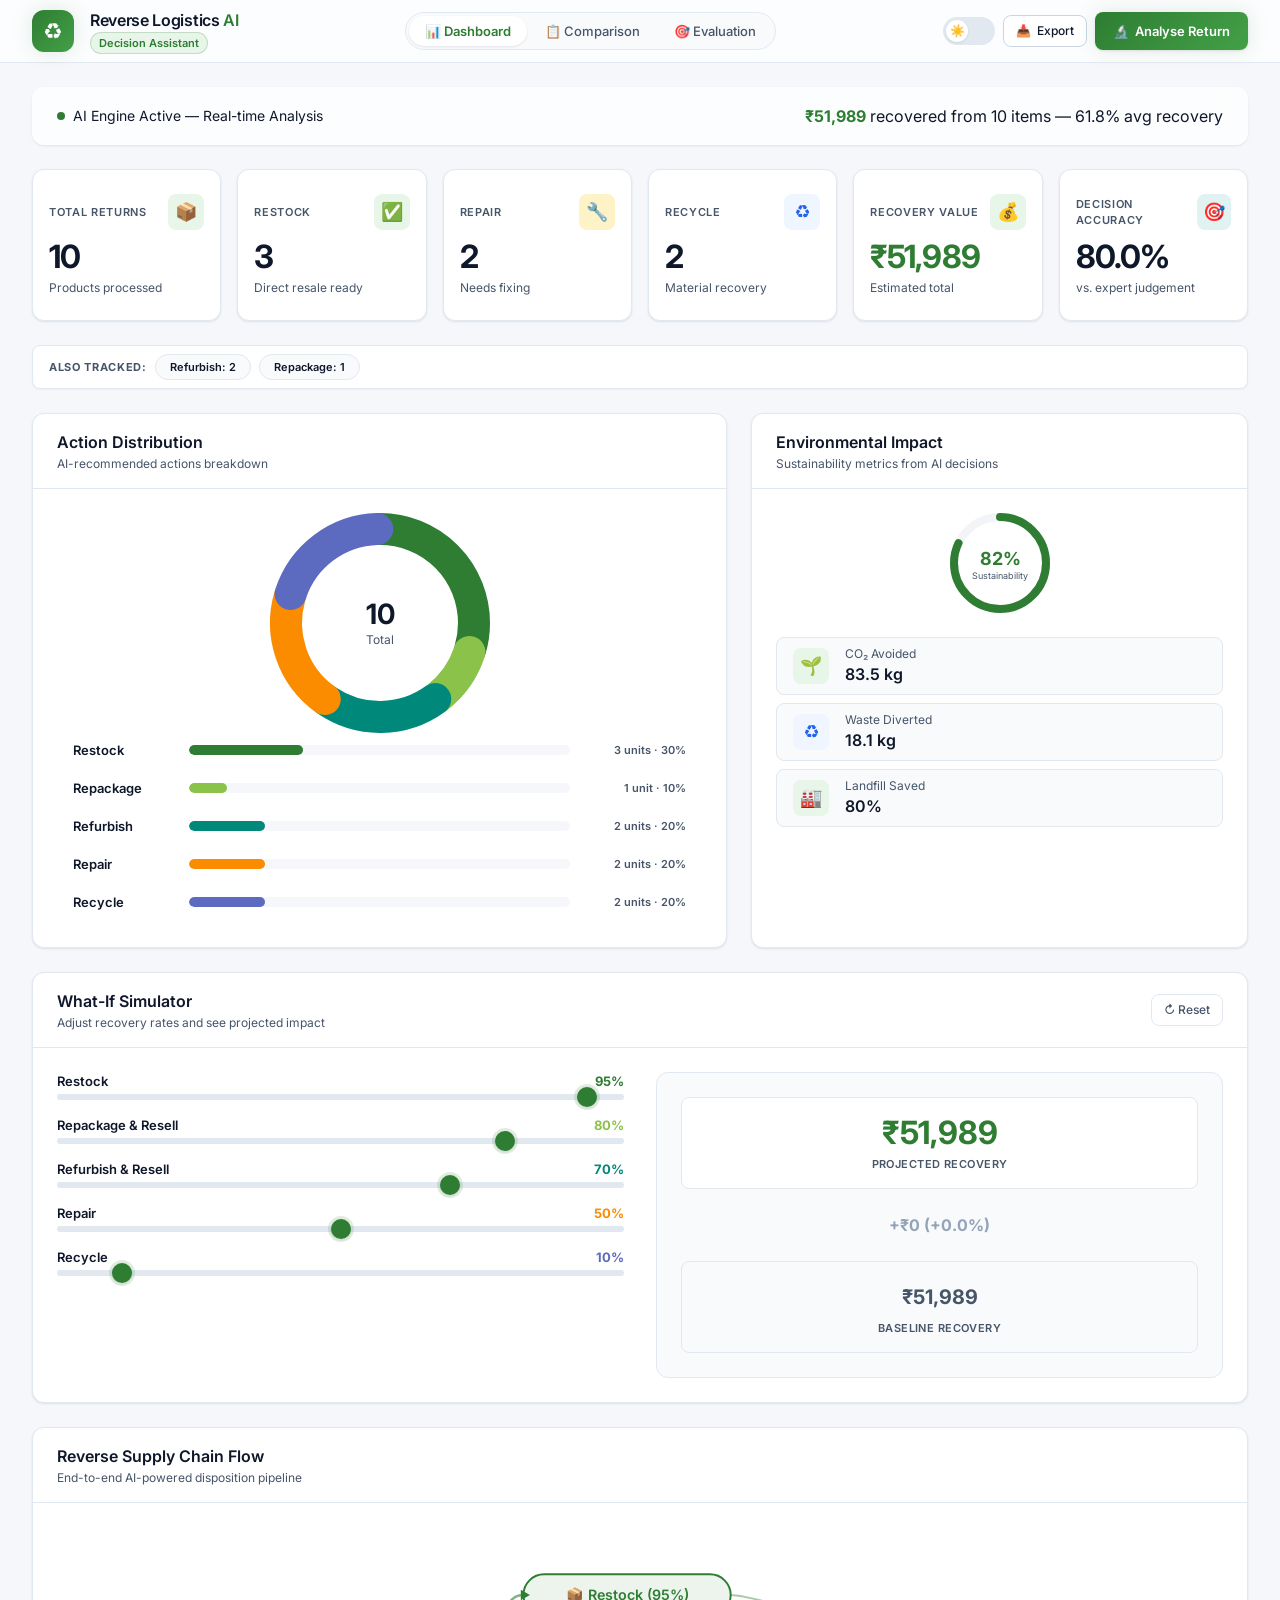
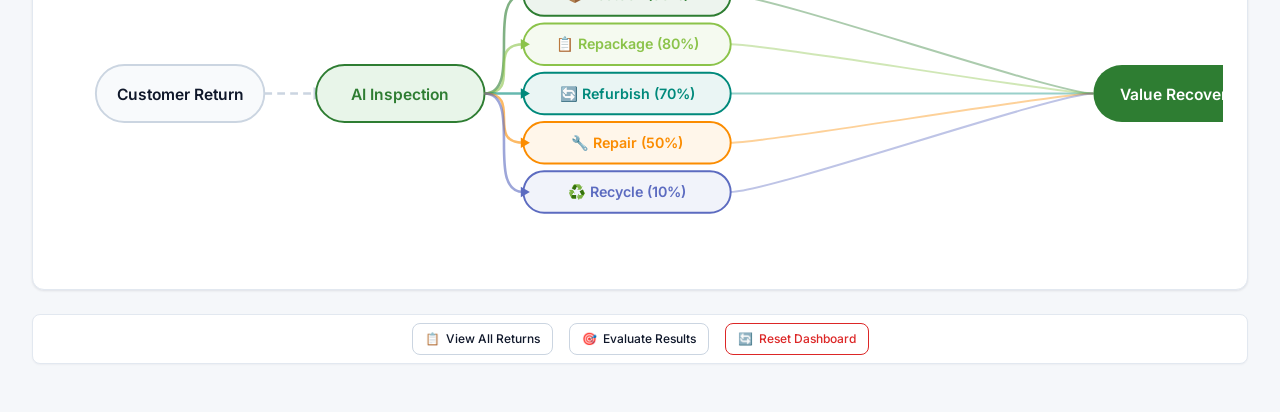
<file: index.html>
<!DOCTYPE html>
<html lang="en">
<head>
  <meta charset="UTF-8">
  <meta http-equiv="refresh" content="0; url=reverse-logistics-ai/index.html">
  <title>Redirecting to AI Reverse Logistics Decision Assistant...</title>
  <script>
    window.location.href = "reverse-logistics-ai/index.html";
  </script>
</head>
<body>
  <p>Redirecting to <a href="reverse-logistics-ai/index.html">AI Reverse Logistics Decision Assistant</a>...</p>
</body>
</html>
</file>
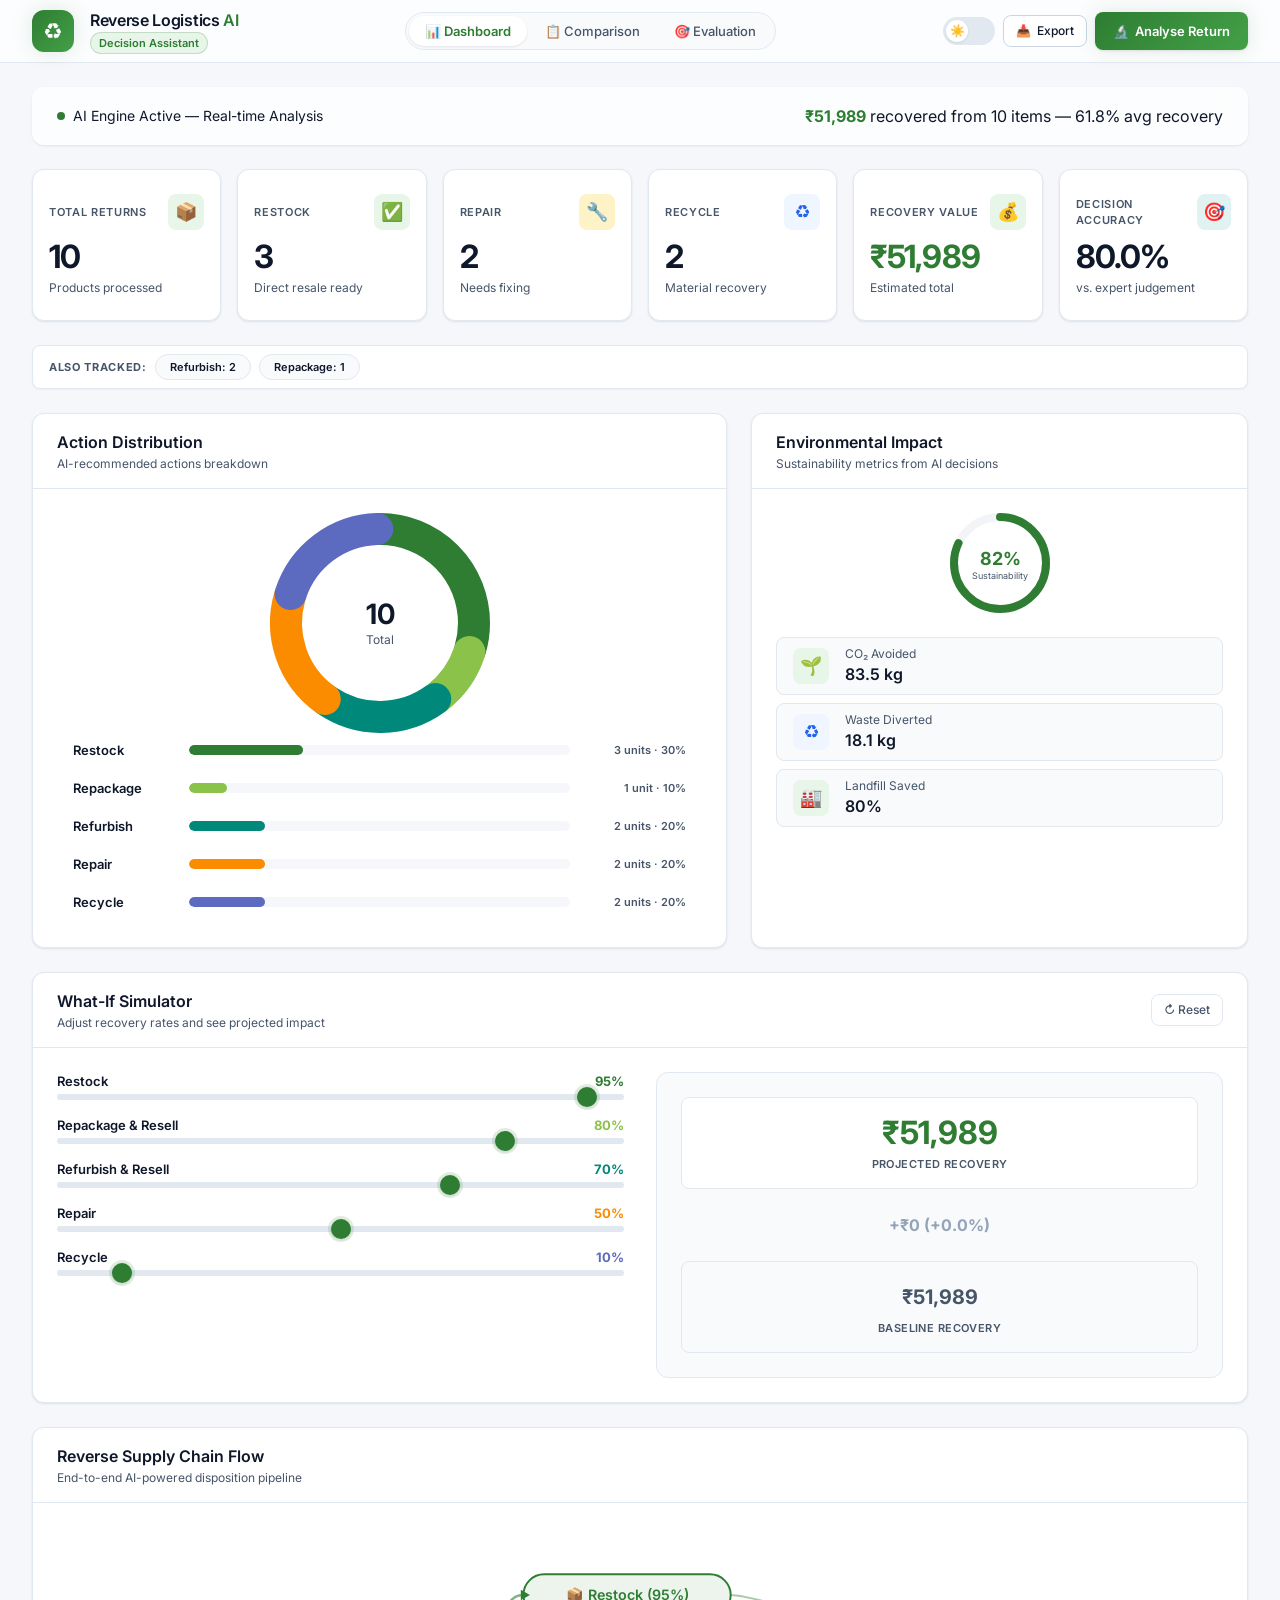
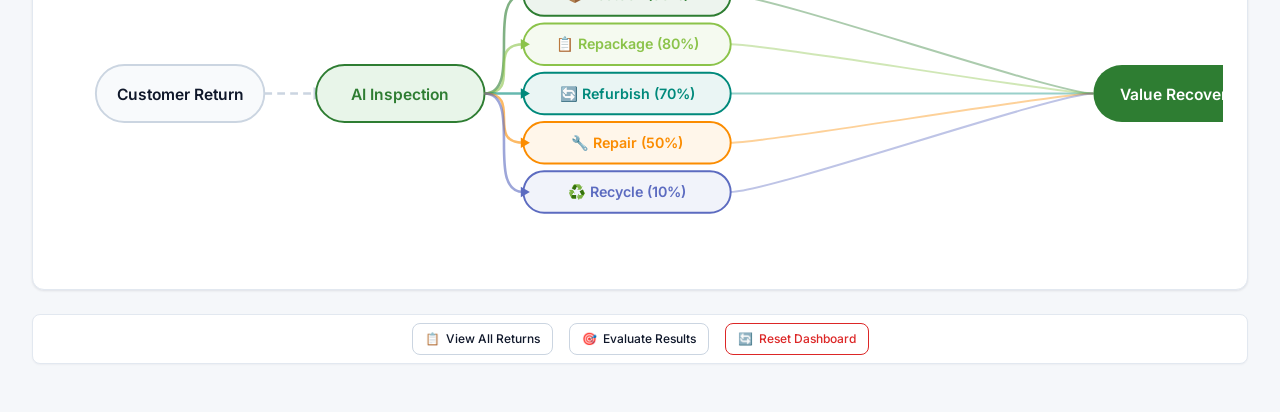
<file: reverse-logistics-ai/index.html>
<!DOCTYPE html>
<html lang="en">
<head>
  <meta charset="UTF-8" />
  <meta name="viewport" content="width=device-width, initial-scale=1.0" />
  <meta name="description" content="AI Reverse Logistics Decision Assistant — MBA Operations Management Project" />
  <title>AI Reverse Logistics Decision Assistant</title>

  <!-- Preconnect for Google Fonts -->
  <link rel="preconnect" href="https://fonts.googleapis.com" />
  <link rel="preconnect" href="https://fonts.gstatic.com" crossorigin />

  <!-- Stylesheet -->
  <link rel="stylesheet" href="css/styles.css" />

  <!-- Favicon (inline SVG) -->
  <link rel="icon" href="data:image/svg+xml,<svg xmlns='http://www.w3.org/2000/svg' viewBox='0 0 100 100'><text y='.9em' font-size='80'>♻️</text></svg>" />
</head>
<body>

  <!-- Skip to main content (accessibility) -->
  <a href="#main" class="skip-link">Skip to main content</a>

  <!-- ============================================================
       TOP NAVIGATION
       ============================================================ -->
  <header class="top-nav" role="banner">
    <div class="nav-brand">
      <div class="nav-brand-icon" aria-hidden="true">♻️</div>
      <div class="nav-brand-text">
        <h1>Reverse Logistics <span style="color:var(--color-primary)">AI</span></h1>
        <span class="nav-brand-badge">Decision Assistant</span>
      </div>
    </div>

    <nav class="nav-tabs" role="tablist" aria-label="Main navigation">
      <button class="nav-tab active" data-section="dashboard" role="tab" aria-selected="true">
        <span aria-hidden="true">📊</span> Dashboard
      </button>
      <button class="nav-tab" data-section="comparison" role="tab" aria-selected="false">
        <span aria-hidden="true">📋</span> Comparison
      </button>
      <button class="nav-tab" data-section="evaluation" role="tab" aria-selected="false">
        <span aria-hidden="true">🎯</span> Evaluation
      </button>
    </nav>

    <div class="nav-actions">
      <!-- Dark Mode Toggle -->
      <button class="theme-toggle" id="theme-toggle" aria-label="Toggle dark mode" title="Toggle dark mode">
        <span class="theme-toggle-knob">☀️</span>
      </button>

      <!-- Export CSV -->
      <button class="btn btn-secondary btn-sm" id="btn-export" title="Export CSV (Ctrl+E)">
        <span aria-hidden="true">📥</span> Export
      </button>

      <!-- Analyse Return (primary CTA) -->
      <button class="btn btn-primary" id="btn-analyse" title="Analyse a return (Ctrl+N)">
        <span aria-hidden="true">🔬</span> Analyse Return
      </button>
    </div>
  </header>

  <!-- ============================================================
       MAIN CONTENT
       ============================================================ -->
  <main class="main-content" id="main">

    <!-- ==========================================================
         SECTION: DASHBOARD
         ========================================================== -->
    <section class="section active" id="section-dashboard" aria-label="Dashboard">

      <!-- Hero Strip -->
      <div class="hero-strip scroll-animate">
        <div class="hero-status">
          <span class="pulse-dot"></span>
          <span>AI Engine Active — Real-time Analysis</span>
        </div>
        <div class="hero-callout" id="hero-recovery">₹0 <span>recovered from 0 items — 0.0% avg recovery</span></div>
      </div>

      <!-- KPI Cards -->
      <div class="kpi-grid scroll-animate">
        <!-- Total Returns -->
        <div class="kpi-card stagger">
          <div class="kpi-card-header">
            <span class="kpi-card-label">Total Returns</span>
            <span class="kpi-card-icon green" aria-hidden="true">📦</span>
          </div>
          <div class="kpi-card-value tabular-nums" id="kpi-total">0</div>
          <div class="kpi-card-sub">Products processed</div>
        </div>

        <!-- Restock -->
        <div class="kpi-card stagger">
          <div class="kpi-card-header">
            <span class="kpi-card-label">Restock</span>
            <span class="kpi-card-icon green" aria-hidden="true">✅</span>
          </div>
          <div class="kpi-card-value tabular-nums" id="kpi-restock">0</div>
          <div class="kpi-card-sub">Direct resale ready</div>
        </div>

        <!-- Repair -->
        <div class="kpi-card stagger">
          <div class="kpi-card-header">
            <span class="kpi-card-label">Repair</span>
            <span class="kpi-card-icon amber" aria-hidden="true">🔧</span>
          </div>
          <div class="kpi-card-value tabular-nums" id="kpi-repair">0</div>
          <div class="kpi-card-sub">Needs fixing</div>
        </div>

        <!-- Recycle -->
        <div class="kpi-card stagger">
          <div class="kpi-card-header">
            <span class="kpi-card-label">Recycle</span>
            <span class="kpi-card-icon blue" aria-hidden="true">♻️</span>
          </div>
          <div class="kpi-card-value tabular-nums" id="kpi-recycle">0</div>
          <div class="kpi-card-sub">Material recovery</div>
        </div>

        <!-- Total Recovery Value -->
        <div class="kpi-card stagger">
          <div class="kpi-card-header">
            <span class="kpi-card-label">Recovery Value</span>
            <span class="kpi-card-icon green" aria-hidden="true">💰</span>
          </div>
          <div class="kpi-card-value tabular-nums highlight" id="kpi-recovery">₹0</div>
          <div class="kpi-card-sub">Estimated total</div>
        </div>

        <!-- Decision Accuracy -->
        <div class="kpi-card stagger">
          <div class="kpi-card-header">
            <span class="kpi-card-label">Decision Accuracy</span>
            <span class="kpi-card-icon teal" aria-hidden="true">🎯</span>
          </div>
          <div class="kpi-card-value tabular-nums" id="kpi-accuracy">—</div>
          <div class="kpi-card-sub">vs. expert judgement</div>
        </div>
      </div>

      <!-- Secondary Strip: Refurbish & Repackage Counts -->
      <div class="secondary-strip scroll-animate">
        <span class="secondary-strip-label">Also tracked:</span>
        <span class="pill stagger" id="pill-refurbish">Refurbish: 0</span>
        <span class="pill stagger" id="pill-repackage">Repackage: 0</span>
      </div>

      <!-- Dashboard Grid: Charts + Environmental + Simulator -->
      <div class="section-grid scroll-animate">

        <!-- Action Distribution (Donut Chart) -->
        <div class="card stagger">
          <div class="card-header">
            <div class="card-header-left">
              <h2>Action Distribution</h2>
              <p>AI-recommended actions breakdown</p>
            </div>
          </div>
          <div class="card-body">
            <div class="donut-wrapper">
              <div class="donut-container" id="donut-chart"></div>
            </div>
            <div id="dist-rows"></div>
          </div>
        </div>

        <!-- Environmental Impact -->
        <div class="card stagger">
          <div class="card-header">
            <div class="card-header-left">
              <h2>Environmental Impact</h2>
              <p>Sustainability metrics from AI decisions</p>
            </div>
          </div>
          <div class="card-body env-card-body">
            <div class="env-ring-container" id="env-ring"></div>
            <div class="env-metrics" id="env-metrics">
              <div class="env-metric-row">
                <div class="env-metric-icon" style="background:#E8F5E9;color:#2E7D32">🌱</div>
                <div class="env-metric-text">
                  <div class="label">CO₂ Avoided</div>
                  <div class="value">0.0 kg</div>
                </div>
              </div>
            </div>
          </div>
        </div>
      </div>

      <!-- What-If Simulator -->
      <div class="card scroll-animate" style="margin-top:var(--space-lg)">
        <div class="card-header">
          <div class="card-header-left">
            <h2>What-If Simulator</h2>
            <p>Adjust recovery rates and see projected impact</p>
          </div>
          <button class="btn btn-ghost btn-sm" id="sim-reset">↻ Reset</button>
        </div>
        <div class="card-body">
          <div class="simulator-grid">
            <div class="simulator-sliders" id="sim-sliders"></div>
            <div class="simulator-preview" id="sim-preview"></div>
          </div>
        </div>
      </div>

      <!-- Supply Chain Flow Diagram -->
      <div class="card scroll-animate" style="margin-top:var(--space-lg)">
        <div class="card-header">
          <div class="card-header-left">
            <h2>Reverse Supply Chain Flow</h2>
            <p>End-to-end AI-powered disposition pipeline</p>
          </div>
        </div>
        <div class="card-body">
          <div class="flow-container" id="flow-diagram"></div>
        </div>
      </div>

      <!-- Quick Actions Bar -->
      <div class="secondary-strip scroll-animate" style="margin-top:var(--space-lg);justify-content:center;gap:var(--space-md)">
        <button class="btn btn-secondary btn-sm" id="btn-view-all">
          <span aria-hidden="true">📋</span> View All Returns
        </button>
        <button class="btn btn-secondary btn-sm" id="btn-evaluate">
          <span aria-hidden="true">🎯</span> Evaluate Results
        </button>
        <button class="btn btn-danger btn-sm" id="btn-reset">
          <span aria-hidden="true">🔄</span> Reset Dashboard
        </button>
      </div>
    </section>

    <!-- ==========================================================
         SECTION: COMPARISON TABLE
         ========================================================== -->
    <section class="section" id="section-comparison" aria-label="Comparison Table">
      <div class="card">
        <div class="card-header">
          <div class="card-header-left">
            <h2>Returns Comparison Table</h2>
            <p>AI recommendations vs. expert judgement</p>
          </div>
          <button class="btn btn-primary btn-sm" id="btn-add" title="Add Return">
            <span aria-hidden="true">➕</span> Add Return
          </button>
        </div>
        <div class="card-body">
          <!-- Table Controls -->
          <div class="table-controls">
            <input type="text"
                   class="search-box"
                   id="search-box"
                   placeholder="🔍  Search by ID, product, or action…"
                   aria-label="Search returns" />
            <select id="filter-action" class="form-control" aria-label="Filter by action" style="max-width:220px">
              <option value="all">All Actions</option>
              <option value="Restock">Restock</option>
              <option value="Repackage and Resell">Repackage and Resell</option>
              <option value="Refurbish and Resell">Refurbish and Resell</option>
              <option value="Repair">Repair</option>
              <option value="Recycle">Recycle</option>
            </select>
          </div>

          <!-- Data Table -->
          <div style="overflow-x:auto">
            <table class="data-table" role="table">
              <thead>
                <tr>
                  <th scope="col">Return ID</th>
                  <th scope="col">Product</th>
                  <th scope="col">AI Recommendation</th>
                  <th scope="col">Known Answer</th>
                  <th scope="col">Recovery Value</th>
                  <th scope="col">Match Status</th>
                  <th scope="col">Confidence</th>
                  <th scope="col" style="text-align:center">Action</th>
                </tr>
              </thead>
              <tbody id="table-body">
                <tr><td colspan="8" class="empty-state"><p>Loading records…</p></td></tr>
              </tbody>
            </table>
          </div>
        </div>
      </div>
    </section>

    <!-- ==========================================================
         SECTION: EVALUATION
         ========================================================== -->
    <section class="section" id="section-evaluation" aria-label="Evaluation Summary">
      <div class="card">
        <div class="card-header">
          <div class="card-header-left">
            <h2>Evaluation Summary</h2>
            <p>How well does the AI match expert decisions?</p>
          </div>
        </div>
        <div class="card-body">
          <div class="eval-summary visible" id="evaluation-section">
            <!-- Metrics Row -->
            <div class="eval-header-metrics">
              <div class="eval-metric-card">
                <div class="metric-value" id="eval-accuracy" style="color:var(--color-primary)">0.0%</div>
                <div class="metric-label">Accuracy</div>
              </div>
              <div class="eval-metric-card">
                <div class="metric-value" id="eval-correct" style="color:var(--color-success)">0</div>
                <div class="metric-label">Correct</div>
              </div>
              <div class="eval-metric-card">
                <div class="metric-value" id="eval-total" style="color:var(--color-text-secondary)">0</div>
                <div class="metric-label">Total Evaluated</div>
              </div>
            </div>

            <!-- Mismatch List -->
            <h3 style="font:var(--font-headline-sm);margin:var(--space-lg) 0 var(--space-md);color:var(--color-text)">Mismatched Decisions</h3>
            <ul class="mismatch-list" id="mismatch-list">
              <p style="color:var(--color-text-muted);text-align:center;padding:var(--space-lg)">
                Navigate here and click "Evaluate Results" to view mismatches.
              </p>
            </ul>
          </div>
        </div>
      </div>
    </section>

  </main>

  <!-- ============================================================
       ANALYSE RETURN PANEL (Slide-over Overlay)
       ============================================================ -->
  <div class="panel-overlay" id="analyse-panel" role="dialog" aria-modal="true" aria-hidden="true" aria-label="Analyse Return">
    <div class="panel">
      <div class="panel-header">
        <h2>Analyse Return</h2>
        <button class="btn btn-icon" id="btn-close-panel" aria-label="Close panel">&times;</button>
      </div>
      <div class="panel-body">

        <!-- Form Row: ID + Product -->
        <div class="form-row">
          <div class="form-group">
            <label for="input-id">Return ID <span class="required">*</span></label>
            <input type="text" class="form-control" id="input-id" placeholder="e.g. R-2001" required />
            <span class="form-error" id="error-id"></span>
          </div>
          <div class="form-group">
            <label for="input-product">Product Name <span class="required">*</span></label>
            <input type="text" class="form-control" id="input-product" placeholder="e.g. Bluetooth Speaker" required />
            <span class="form-error" id="error-product"></span>
          </div>
        </div>

        <!-- Form Row: Price + Condition -->
        <div class="form-row">
          <div class="form-group">
            <label for="input-price">Original Price (₹) <span class="required">*</span></label>
            <input type="number" class="form-control" id="input-price" placeholder="e.g. 4999" min="1" step="any" required />
            <span class="form-error" id="error-price"></span>
          </div>
          <div class="form-group">
            <label for="input-condition">Product Condition <span class="required">*</span></label>
            <select class="form-control" id="input-condition" required>
              <option value="">Select condition…</option>
              <option value="Unopened / New">Unopened / New</option>
              <option value="Opened - Like New">Opened - Like New</option>
              <option value="Missing Packaging/Accessories">Missing Packaging/Accessories</option>
              <option value="Minor Cosmetic Damage">Minor Cosmetic Damage</option>
              <option value="Functional Defect">Functional Defect</option>
              <option value="Major Damage / Broken">Major Damage / Broken</option>
            </select>
            <span class="form-error" id="error-condition"></span>
          </div>
        </div>

        <!-- Form Row: Reason + Expected Action -->
        <div class="form-row">
          <div class="form-group">
            <label for="input-reason">Return Reason <span class="required">*</span></label>
            <select class="form-control" id="input-reason" required>
              <option value="">Select reason…</option>
              <option value="Changed mind">Changed mind</option>
              <option value="Wrong size">Wrong size</option>
              <option value="Wrong item shipped">Wrong item shipped</option>
              <option value="Defective">Defective</option>
              <option value="Damaged in transit">Damaged in transit</option>
              <option value="Not as described">Not as described</option>
              <option value="Packaging damaged">Packaging damaged</option>
            </select>
            <span class="form-error" id="error-reason"></span>
          </div>
          <div class="form-group">
            <label for="input-expected">Expected Action <span style="color:var(--color-text-muted)">(optional)</span></label>
            <select class="form-control" id="input-expected">
              <option value="">None — mark as Pending</option>
              <option value="Restock">Restock</option>
              <option value="Repackage and Resell">Repackage and Resell</option>
              <option value="Refurbish and Resell">Refurbish and Resell</option>
              <option value="Repair">Repair</option>
              <option value="Recycle">Recycle</option>
            </select>
          </div>
        </div>

        <!-- Result Card (hidden until analysed) -->
        <div class="result-card" id="result-card">
          <div class="result-card-action" id="result-action">—</div>
          <div class="result-card-metrics">
            <div class="metric">
              <span class="metric-label">Recovery %</span>
              <span class="metric-value" id="result-recovery-pct">—</span>
            </div>
            <div class="metric">
              <span class="metric-label">Recovery Value</span>
              <span class="metric-value" id="result-recovery-value">—</span>
            </div>
            <div class="metric">
              <span class="metric-label">Confidence</span>
              <span class="metric-value" id="result-confidence">—</span>
            </div>
          </div>
          <div class="result-card-reasoning" id="result-reasoning">—</div>
          <div class="score-breakdown" id="result-scores"></div>
        </div>
      </div>

      <!-- Panel Footer: Buttons -->
      <div class="panel-footer">
        <button class="btn btn-secondary" id="btn-run-analyse">🔬 Analyse</button>
        <button class="btn btn-primary" id="btn-save-return">💾 Save Return</button>
      </div>
    </div>
  </div>

  <!-- ============================================================
       RESET CONFIRMATION MODAL
       ============================================================ -->
  <div class="modal-overlay" id="reset-modal" role="dialog" aria-modal="true" aria-hidden="true" aria-label="Confirm reset">
    <div class="modal">
      <h3>⚠️ Reset Dashboard</h3>
      <p>This will clear all your data and reload the 10 seed records. This action cannot be undone.</p>
      <div class="modal-actions">
        <button class="btn btn-secondary" id="btn-cancel-reset">Cancel</button>
        <button class="btn btn-danger" id="btn-confirm-reset">Reset Everything</button>
      </div>
    </div>
  </div>

  <!-- ============================================================
       TOAST NOTIFICATION CONTAINER
       ============================================================ -->
  <div class="toast-container" id="toast-container" aria-live="polite"></div>

  <!-- ============================================================
       SCRIPTS (load order matters)
       ============================================================ -->
  <script src="js/engine.js"></script>
  <script src="js/data.js"></script>
  <script src="js/storage.js"></script>
  <script src="js/charts.js"></script>
  <script src="js/animations.js"></script>
  <script src="js/simulator.js"></script>
  <script src="js/ui.js"></script>
  <script src="js/app.js"></script>

</body>
</html>
</file>
<file: reverse-logistics-ai/css/styles.css>
/* ============================================================
   styles.css — PREMIUM Design System
   "Executive Operations & Logistics" — Stitch MCP Design Tokens
   AI Reverse Logistics Decision Assistant
   ============================================================ */

@import url('https://fonts.googleapis.com/css2?family=Inter:wght@400;500;600;700;800&display=swap');

/* ============================================================
   CSS Custom Properties — Light & Dark Themes
   ============================================================ */
:root {
  /* --- Primary Palette (Forest Green Sustainability) --- */
  --color-primary:            #2E7D32;
  --color-primary-dark:       #1B5E20;
  --color-primary-light:      #4CAF50;
  --color-primary-lighter:    #81C784;
  --color-primary-surface:    #E8F5E9;
  --color-primary-gradient:   linear-gradient(135deg, #2E7D32, #43A047);

  /* --- Surface & Background --- */
  --color-bg:                 #F5F7FA;
  --color-surface:            #FFFFFF;
  --color-surface-dim:        #F8FAFC;
  --color-surface-low:        #EFF4FF;
  --color-surface-high:       #DCE9FF;
  --color-glass:              rgba(255, 255, 255, 0.72);
  --color-glass-border:       rgba(255, 255, 255, 0.3);

  /* --- Text --- */
  --color-text:               #0F172A;
  --color-text-secondary:     #475569;
  --color-text-muted:         #94A3B8;
  --color-text-inverse:       #FFFFFF;

  /* --- Borders & Dividers --- */
  --color-border:             #E2E8F0;
  --color-border-strong:      #CBD5E1;

  /* --- Semantic Colors --- */
  --color-error:              #DC2626;
  --color-error-surface:      #FEE2E2;
  --color-error-dark:         #B91C1C;
  --color-warning:            #D97706;
  --color-warning-surface:    #FEF3C7;
  --color-info:               #2563EB;
  --color-info-surface:       #EFF6FF;
  --color-success:            #2E7D32;
  --color-success-surface:    #E8F5E9;

  /* --- Chart Action Colors (green sustainability gradient) --- */
  --color-restock:            #2E7D32;
  --color-repackage:          #8BC34A;
  --color-refurbish:          #00897B;
  --color-repair:             #FB8C00;
  --color-recycle:            #5C6BC0;

  /* --- Typography --- */
  --font-family:              'Inter', -apple-system, BlinkMacSystemFont, 'Segoe UI', system-ui, sans-serif;
  --font-display:             800 36px/44px var(--font-family);
  --font-headline-lg:         600 28px/36px var(--font-family);
  --font-headline-md:         600 20px/28px var(--font-family);
  --font-headline-sm:         600 16px/24px var(--font-family);
  --font-body-lg:             400 16px/24px var(--font-family);
  --font-body-md:             400 14px/20px var(--font-family);
  --font-body-sm:             400 12px/16px var(--font-family);
  --font-label-md:            500 13px/18px var(--font-family);
  --font-label-sm:            600 11px/16px var(--font-family);
  --font-metric:              700 32px/38px var(--font-family);
  --font-metric-lg:           800 40px/48px var(--font-family);

  /* --- Spacing (8pt grid) --- */
  --space-2xs:  2px;
  --space-xs:   4px;
  --space-sm:   8px;
  --space-md:   16px;
  --space-lg:   24px;
  --space-xl:   32px;
  --space-2xl:  48px;
  --space-3xl:  64px;
  --gutter:     24px;
  --margin:     32px;

  /* --- Border Radius --- */
  --radius-xs:    4px;
  --radius:       8px;
  --radius-md:    12px;
  --radius-lg:    16px;
  --radius-xl:    24px;
  --radius-full:  9999px;

  /* --- Shadows --- */
  --shadow-xs:  0 1px 2px rgba(15, 23, 42, 0.04);
  --shadow-sm:  0 1px 3px rgba(15, 23, 42, 0.06), 0 1px 2px rgba(15, 23, 42, 0.04);
  --shadow-md:  0 4px 6px -1px rgba(15, 23, 42, 0.08), 0 2px 4px -2px rgba(15, 23, 42, 0.04);
  --shadow-lg:  0 10px 15px -3px rgba(15, 23, 42, 0.08), 0 4px 6px -4px rgba(15, 23, 42, 0.04);
  --shadow-xl:  0 20px 25px -5px rgba(15, 23, 42, 0.1), 0 8px 10px -6px rgba(15, 23, 42, 0.04);
  --shadow-glow: 0 0 20px rgba(46, 125, 50, 0.15);

  /* --- Transitions --- */
  --transition-fast: 100ms ease;
  --transition: 200ms ease;
  --transition-slow: 400ms ease;
  --transition-spring: 300ms cubic-bezier(0.34, 1.56, 0.64, 1);
}

/* ============================================================
   Dark Mode Overrides
   ============================================================ */
.dark {
  --color-bg:                 #0F172A;
  --color-surface:            #1E293B;
  --color-surface-dim:        #162032;
  --color-surface-low:        #1E293B;
  --color-surface-high:       #334155;
  --color-glass:              rgba(30, 41, 59, 0.8);
  --color-glass-border:       rgba(51, 65, 85, 0.5);

  --color-text:               #F1F5F9;
  --color-text-secondary:     #CBD5E1;
  --color-text-muted:         #64748B;
  --color-text-inverse:       #0F172A;

  --color-border:             #334155;
  --color-border-strong:      #475569;

  --color-primary-surface:    rgba(46, 125, 50, 0.15);
  --color-error-surface:      rgba(220, 38, 38, 0.15);
  --color-warning-surface:    rgba(217, 119, 6, 0.15);
  --color-info-surface:       rgba(37, 99, 235, 0.15);
  --color-success-surface:    rgba(46, 125, 50, 0.15);

  --shadow-sm:  0 1px 3px rgba(0, 0, 0, 0.3);
  --shadow-md:  0 4px 6px rgba(0, 0, 0, 0.3);
  --shadow-lg:  0 10px 15px rgba(0, 0, 0, 0.3);
  --shadow-xl:  0 20px 25px rgba(0, 0, 0, 0.4);
  --shadow-glow: 0 0 20px rgba(76, 175, 80, 0.2);
}

/* ============================================================
   Reset & Base
   ============================================================ */
*, *::before, *::after {
  box-sizing: border-box;
  margin: 0;
  padding: 0;
}

html {
  font-size: 16px;
  scroll-behavior: smooth;
  -webkit-font-smoothing: antialiased;
  -moz-osx-font-smoothing: grayscale;
}

body {
  font: var(--font-body-md);
  color: var(--color-text);
  background: var(--color-bg);
  min-height: 100vh;
  display: flex;
  flex-direction: column;
  transition: background var(--transition-slow), color var(--transition-slow);
}

.tabular-nums { font-feature-settings: "tnum" 1, "cv05" 1; }

::selection {
  background: var(--color-primary-surface);
  color: var(--color-primary-dark);
}

/* ============================================================
   Scroll Animations
   ============================================================ */
.scroll-animate {
  opacity: 0;
  transform: translateY(24px);
  transition: opacity 0.6s ease, transform 0.6s ease;
}

.scroll-animate.animate-in {
  opacity: 1;
  transform: translateY(0);
}

.stagger { transition-delay: calc(var(--stagger-index, 0) * 80ms); }

/* ============================================================
   Top Navigation Bar
   ============================================================ */
.top-nav {
  position: sticky;
  top: 0;
  z-index: 50;
  display: flex;
  justify-content: space-between;
  align-items: center;
  padding: var(--space-sm) var(--margin);
  background: var(--color-glass);
  backdrop-filter: blur(16px) saturate(180%);
  -webkit-backdrop-filter: blur(16px) saturate(180%);
  border-bottom: 1px solid var(--color-border);
  transition: background var(--transition-slow);
}

.nav-brand {
  display: flex;
  align-items: center;
  gap: var(--space-md);
}

.nav-brand-icon {
  width: 42px;
  height: 42px;
  display: flex;
  align-items: center;
  justify-content: center;
  border-radius: var(--radius-md);
  background: var(--color-primary-gradient);
  color: white;
  font-size: 22px;
  box-shadow: var(--shadow-glow);
  transition: transform var(--transition-spring);
}

.nav-brand-icon:hover { transform: scale(1.08) rotate(-5deg); }

.nav-brand-text h1 {
  font: var(--font-headline-sm);
  color: var(--color-text);
  letter-spacing: -0.02em;
}

.nav-brand-badge {
  display: inline-flex;
  align-items: center;
  gap: 4px;
  padding: 2px 8px;
  border-radius: var(--radius-full);
  font: var(--font-label-sm);
  background: var(--color-primary-surface);
  color: var(--color-primary);
  border: 1px solid rgba(46, 125, 50, 0.2);
}

.nav-brand-text .subtitle {
  font: var(--font-body-sm);
  color: var(--color-text-secondary);
}

/* Nav Tabs */
.nav-tabs {
  display: flex;
  align-items: center;
  gap: 2px;
  background: var(--color-surface-dim);
  border-radius: var(--radius-full);
  padding: 3px;
  border: 1px solid var(--color-border);
}

.nav-tab {
  padding: 6px 16px;
  border-radius: var(--radius-full);
  font: var(--font-label-md);
  color: var(--color-text-secondary);
  background: transparent;
  border: none;
  cursor: pointer;
  transition: all var(--transition);
  white-space: nowrap;
}

.nav-tab:hover { color: var(--color-text); }

.nav-tab.active {
  background: var(--color-surface);
  color: var(--color-primary);
  box-shadow: var(--shadow-sm);
  font-weight: 600;
}

.nav-actions {
  display: flex;
  align-items: center;
  gap: var(--space-sm);
}

/* Dark Mode Toggle */
.theme-toggle {
  position: relative;
  width: 52px;
  height: 28px;
  border-radius: var(--radius-full);
  background: var(--color-border);
  border: none;
  cursor: pointer;
  transition: background var(--transition);
  padding: 3px;
}

.dark .theme-toggle { background: var(--color-primary); }

.theme-toggle-knob {
  width: 22px;
  height: 22px;
  border-radius: 50%;
  background: white;
  box-shadow: var(--shadow-sm);
  transition: transform var(--transition-spring);
  display: flex;
  align-items: center;
  justify-content: center;
  font-size: 12px;
}

.dark .theme-toggle-knob { transform: translateX(24px); }

/* ============================================================
   Buttons
   ============================================================ */
.btn {
  display: inline-flex;
  align-items: center;
  justify-content: center;
  gap: 6px;
  height: 38px;
  padding: 0 18px;
  border-radius: var(--radius);
  font: var(--font-label-md);
  cursor: pointer;
  border: none;
  transition: all var(--transition);
  white-space: nowrap;
  position: relative;
  overflow: hidden;
}

.btn::after {
  content: '';
  position: absolute;
  inset: 0;
  background: currentColor;
  opacity: 0;
  transition: opacity var(--transition);
}

.btn:hover::after { opacity: 0.08; }
.btn:active { transform: scale(0.97); }
.btn:focus-visible { outline: 2px solid var(--color-primary); outline-offset: 2px; }

.btn-primary {
  background: var(--color-primary-gradient);
  color: white;
  box-shadow: var(--shadow-sm), var(--shadow-glow);
  font-weight: 600;
}

.btn-primary:hover { box-shadow: var(--shadow-md), var(--shadow-glow); transform: translateY(-1px); }

.btn-secondary {
  background: var(--color-surface);
  color: var(--color-text);
  border: 1px solid var(--color-border-strong);
}

.btn-ghost {
  background: transparent;
  color: var(--color-text-secondary);
  border: 1px solid var(--color-border);
}

.btn-ghost:hover { background: var(--color-surface-dim); }

.btn-danger {
  background: transparent;
  color: var(--color-error);
  border: 1px solid var(--color-error);
}

.btn-danger:hover { background: var(--color-error-surface); }

.btn-sm { height: 32px; padding: 0 12px; font-size: 12px; }
.btn-lg { height: 44px; padding: 0 24px; font-size: 14px; font-weight: 600; }

.btn-icon {
  width: 36px; height: 36px; padding: 0;
  border-radius: var(--radius);
  background: transparent;
  color: var(--color-text-secondary);
  border: none;
  cursor: pointer;
  display: inline-flex;
  align-items: center;
  justify-content: center;
  transition: all var(--transition);
  font-size: 18px;
}

.btn-icon:hover { background: var(--color-surface-dim); color: var(--color-primary); }

/* ============================================================
   Main Content
   ============================================================ */
.main-content {
  flex: 1;
  padding: var(--space-lg) var(--margin);
  max-width: 1600px;
  width: 100%;
  margin: 0 auto;
}

/* Sections */
.section { display: none; }
.section.active { display: block; }

/* ============================================================
   Hero Summary Strip (Glassmorphism)
   ============================================================ */
.hero-strip {
  background: var(--color-glass);
  backdrop-filter: blur(12px);
  -webkit-backdrop-filter: blur(12px);
  border: 1px solid var(--color-glass-border);
  border-radius: var(--radius-md);
  padding: var(--space-md) var(--space-lg);
  margin-bottom: var(--space-lg);
  display: flex;
  flex-wrap: wrap;
  align-items: center;
  justify-content: space-between;
  gap: var(--space-md);
  box-shadow: var(--shadow-sm);
}

.hero-status {
  display: flex;
  align-items: center;
  gap: var(--space-sm);
}

.pulse-dot {
  width: 8px;
  height: 8px;
  border-radius: 50%;
  background: var(--color-primary);
  animation: pulse 2s ease-in-out infinite;
}

@keyframes pulse {
  0%, 100% { opacity: 1; box-shadow: 0 0 0 0 rgba(46, 125, 50, 0.5); }
  50% { opacity: 0.8; box-shadow: 0 0 0 6px rgba(46, 125, 50, 0); }
}

.hero-callout {
  font: var(--font-headline-sm);
  color: var(--color-primary);
  font-weight: 700;
}

.hero-callout span {
  color: var(--color-text);
  font-weight: 400;
}

/* ============================================================
   KPI Cards
   ============================================================ */
.kpi-grid {
  display: grid;
  grid-template-columns: repeat(6, 1fr);
  gap: var(--space-md);
  margin-bottom: var(--space-lg);
}

.kpi-card {
  background: var(--color-surface);
  border: 1px solid var(--color-border);
  border-radius: var(--radius-md);
  padding: var(--space-lg) var(--space-md);
  box-shadow: var(--shadow-sm);
  display: flex;
  flex-direction: column;
  justify-content: space-between;
  min-height: 130px;
  position: relative;
  overflow: hidden;
  transition: all var(--transition);
}

.kpi-card::before {
  content: '';
  position: absolute;
  top: 0;
  left: 0;
  width: 4px;
  height: 100%;
  background: var(--color-primary-gradient);
  border-radius: 0 4px 4px 0;
  opacity: 0;
  transition: opacity var(--transition);
}

.kpi-card:hover {
  border-color: var(--color-primary-light);
  box-shadow: var(--shadow-md), var(--shadow-glow);
  transform: translateY(-2px);
}

.kpi-card:hover::before { opacity: 1; }

.kpi-card-header {
  display: flex;
  align-items: center;
  justify-content: space-between;
  margin-bottom: var(--space-sm);
}

.kpi-card-label {
  font: var(--font-label-sm);
  color: var(--color-text-secondary);
  text-transform: uppercase;
  letter-spacing: 0.06em;
}

.kpi-card-icon {
  width: 36px;
  height: 36px;
  border-radius: var(--radius);
  display: flex;
  align-items: center;
  justify-content: center;
  font-size: 18px;
  transition: transform var(--transition-spring);
}

.kpi-card:hover .kpi-card-icon { transform: scale(1.15); }

.kpi-card-icon.green  { background: var(--color-primary-surface); color: var(--color-primary); }
.kpi-card-icon.blue   { background: var(--color-info-surface);    color: var(--color-info); }
.kpi-card-icon.amber  { background: var(--color-warning-surface); color: var(--color-warning); }
.kpi-card-icon.teal   { background: #E0F2F1; color: #00897B; }

.kpi-card-value {
  font: var(--font-metric);
  color: var(--color-text);
  letter-spacing: -0.03em;
  transition: color var(--transition);
}

.kpi-card-value.highlight { color: var(--color-primary); }

.kpi-card-sub {
  font: var(--font-body-sm);
  color: var(--color-text-secondary);
  margin-top: 4px;
  display: flex;
  align-items: center;
  gap: 4px;
}

.kpi-trend {
  display: inline-flex;
  align-items: center;
  gap: 2px;
  font: var(--font-label-sm);
  padding: 2px 6px;
  border-radius: var(--radius-full);
}

.kpi-trend.up { background: var(--color-success-surface); color: var(--color-success); }
.kpi-trend.down { background: var(--color-error-surface); color: var(--color-error); }

/* Secondary pills */
.secondary-strip {
  display: flex;
  flex-wrap: wrap;
  align-items: center;
  gap: var(--space-sm);
  background: var(--color-surface);
  border: 1px solid var(--color-border);
  border-radius: var(--radius);
  padding: var(--space-sm) var(--space-md);
  box-shadow: var(--shadow-xs);
  margin-bottom: var(--space-lg);
}

.secondary-strip-label {
  font: var(--font-label-sm);
  text-transform: uppercase;
  color: var(--color-text-secondary);
  font-weight: 700;
  letter-spacing: 0.06em;
}

.pill {
  display: inline-flex;
  align-items: center;
  gap: 6px;
  padding: 4px 14px;
  border-radius: var(--radius-full);
  font: var(--font-label-sm);
  border: 1px solid var(--color-border);
  background: var(--color-surface-dim);
  transition: all var(--transition);
}

.pill:hover { border-color: var(--color-primary-light); }

/* ============================================================
   Cards (Shared)
   ============================================================ */
.card {
  background: var(--color-surface);
  border: 1px solid var(--color-border);
  border-radius: var(--radius-md);
  box-shadow: var(--shadow-sm);
  overflow: hidden;
  transition: all var(--transition);
}

.card:hover { box-shadow: var(--shadow-md); }

.card-header {
  padding: var(--space-md) var(--space-lg);
  border-bottom: 1px solid var(--color-border);
  display: flex;
  align-items: center;
  justify-content: space-between;
  gap: var(--space-sm);
}

.card-header-left {
  display: flex;
  flex-direction: column;
  gap: 2px;
}

.card-header h2, .card-header h3 {
  font: var(--font-headline-sm);
  color: var(--color-text);
}

.card-header p {
  font: var(--font-body-sm);
  color: var(--color-text-secondary);
}

.card-body { padding: var(--space-lg); }

/* ============================================================
   Charts Section Grid
   ============================================================ */
.section-grid {
  display: grid;
  grid-template-columns: 1.4fr 1fr;
  gap: var(--space-lg);
  margin-bottom: var(--space-lg);
}

/* Donut Chart Container */
.donut-container {
  display: flex;
  flex-direction: column;
  align-items: center;
  gap: var(--space-lg);
}

.donut-wrapper {
  position: relative;
  display: flex;
  align-items: center;
  justify-content: center;
}

.donut-center-text {
  position: absolute;
  text-align: center;
}

.donut-center-text .big-num {
  font: var(--font-metric-lg);
  color: var(--color-text);
  display: block;
}

.donut-center-text .label {
  font: var(--font-label-sm);
  color: var(--color-text-muted);
  text-transform: uppercase;
  letter-spacing: 0.06em;
}

.chart-legend {
  display: flex;
  flex-wrap: wrap;
  gap: var(--space-sm) var(--space-lg);
  justify-content: center;
}

.chart-legend-item {
  display: flex;
  align-items: center;
  gap: 6px;
  font: var(--font-body-sm);
  color: var(--color-text-secondary);
  cursor: default;
}

.chart-legend-dot {
  width: 10px;
  height: 10px;
  border-radius: var(--radius-full);
  flex-shrink: 0;
}

/* Distribution rows */
.dist-rows { margin-top: var(--space-md); }

.dist-row {
  display: flex;
  align-items: center;
  gap: var(--space-md);
  padding: var(--space-sm) var(--space-md);
  border-radius: var(--radius);
  transition: background var(--transition);
  margin-bottom: var(--space-xs);
}

.dist-row:hover { background: var(--color-surface-dim); }

.dist-row-label {
  min-width: 100px;
  font: var(--font-label-md);
  color: var(--color-text);
  font-weight: 600;
}

.dist-row-bar {
  flex: 1;
  height: 10px;
  background: var(--color-bg);
  border-radius: var(--radius-full);
  overflow: hidden;
}

.dist-row-bar-fill {
  height: 100%;
  border-radius: var(--radius-full);
  transition: width 1s cubic-bezier(0.22, 1, 0.36, 1);
}

.dist-row-stats {
  min-width: 100px;
  text-align: right;
  font: var(--font-label-sm);
  color: var(--color-text-secondary);
}

/* ============================================================
   Environmental Impact Card
   ============================================================ */
.env-card-body {
  display: flex;
  flex-direction: column;
  align-items: center;
  gap: var(--space-lg);
}

.env-ring-container {
  position: relative;
  display: flex;
  align-items: center;
  justify-content: center;
}

.env-ring-label {
  position: absolute;
  text-align: center;
}

.env-ring-label .pct {
  font: var(--font-metric);
  color: var(--color-primary);
  display: block;
}

.env-ring-label .sub {
  font: var(--font-label-sm);
  color: var(--color-text-muted);
  text-transform: uppercase;
  letter-spacing: 0.06em;
}

.env-metrics {
  width: 100%;
  display: flex;
  flex-direction: column;
  gap: var(--space-sm);
}

.env-metric-row {
  display: flex;
  align-items: center;
  gap: var(--space-md);
  padding: var(--space-sm) var(--space-md);
  background: var(--color-surface-dim);
  border-radius: var(--radius);
  border: 1px solid var(--color-border);
  transition: all var(--transition);
}

.env-metric-row:hover {
  border-color: var(--color-primary-light);
  box-shadow: var(--shadow-sm);
}

.env-metric-icon {
  width: 36px;
  height: 36px;
  border-radius: var(--radius);
  display: flex;
  align-items: center;
  justify-content: center;
  font-size: 18px;
  flex-shrink: 0;
}

.env-metric-text {
  flex: 1;
}

.env-metric-text .label {
  font: var(--font-body-sm);
  color: var(--color-text-secondary);
}

.env-metric-text .value {
  font: var(--font-headline-sm);
  color: var(--color-text);
}

/* ============================================================
   What-If Simulator
   ============================================================ */
.simulator-grid {
  display: grid;
  grid-template-columns: 1fr 1fr;
  gap: var(--space-xl);
}

.simulator-sliders {
  display: flex;
  flex-direction: column;
  gap: var(--space-md);
}

.slider-group {
  display: flex;
  flex-direction: column;
  gap: var(--space-xs);
}

.slider-header {
  display: flex;
  justify-content: space-between;
  align-items: center;
}

.slider-label {
  font: var(--font-label-md);
  color: var(--color-text);
  font-weight: 600;
}

.slider-value {
  font: var(--font-label-md);
  color: var(--color-primary);
  font-weight: 700;
  min-width: 40px;
  text-align: right;
}

input[type="range"] {
  -webkit-appearance: none;
  appearance: none;
  width: 100%;
  height: 6px;
  border-radius: var(--radius-full);
  background: var(--color-border);
  outline: none;
  transition: background var(--transition);
}

input[type="range"]::-webkit-slider-thumb {
  -webkit-appearance: none;
  width: 20px;
  height: 20px;
  border-radius: 50%;
  background: var(--color-primary);
  cursor: pointer;
  box-shadow: var(--shadow-sm), 0 0 0 3px rgba(46, 125, 50, 0.15);
  transition: all var(--transition);
}

input[type="range"]::-webkit-slider-thumb:hover {
  transform: scale(1.15);
  box-shadow: var(--shadow-md), 0 0 0 5px rgba(46, 125, 50, 0.2);
}

input[type="range"]::-moz-range-thumb {
  width: 20px;
  height: 20px;
  border-radius: 50%;
  background: var(--color-primary);
  cursor: pointer;
  border: none;
  box-shadow: var(--shadow-sm);
}

.simulator-preview {
  display: flex;
  flex-direction: column;
  gap: var(--space-md);
  padding: var(--space-lg);
  background: var(--color-surface-dim);
  border-radius: var(--radius-md);
  border: 1px solid var(--color-border);
}

.sim-metric {
  text-align: center;
  padding: var(--space-md);
  background: var(--color-surface);
  border-radius: var(--radius);
  border: 1px solid var(--color-border);
}

.sim-metric .value {
  font: var(--font-metric);
  color: var(--color-primary);
}

.sim-metric .label {
  font: var(--font-label-sm);
  color: var(--color-text-secondary);
  text-transform: uppercase;
  letter-spacing: 0.04em;
  margin-top: var(--space-xs);
}

.sim-change {
  display: flex;
  align-items: center;
  justify-content: center;
  gap: var(--space-sm);
  padding: var(--space-sm);
  border-radius: var(--radius);
  font: var(--font-headline-sm);
  font-weight: 700;
}

.sim-change.positive { background: var(--color-success-surface); color: var(--color-success); }
.sim-change.negative { background: var(--color-error-surface); color: var(--color-error); }
.sim-change.neutral { background: var(--color-surface-dim); color: var(--color-text-muted); }

/* ============================================================
   Supply Chain Flow
   ============================================================ */
.flow-container {
  padding: var(--space-lg) 0;
  overflow-x: auto;
}

.flow-svg { width: 100%; min-width: 800px; }

/* ============================================================
   Panel Overlay (Analyse Return Form)
   ============================================================ */
.panel-overlay {
  display: none;
  position: fixed;
  inset: 0;
  background: rgba(15, 23, 42, 0.5);
  backdrop-filter: blur(4px);
  -webkit-backdrop-filter: blur(4px);
  z-index: 100;
  justify-content: center;
  align-items: flex-start;
  padding-top: 5vh;
  overflow-y: auto;
}

.panel-overlay.active { display: flex; }

.panel {
  background: var(--color-surface);
  border-radius: var(--radius-lg);
  box-shadow: var(--shadow-xl);
  width: 100%;
  max-width: 640px;
  margin: 0 var(--space-md) var(--space-xl);
  animation: panelSlideUp 0.35s cubic-bezier(0.22, 1, 0.36, 1);
}

@keyframes panelSlideUp {
  from { opacity: 0; transform: translateY(30px) scale(0.98); }
  to   { opacity: 1; transform: translateY(0) scale(1); }
}

.panel-header {
  display: flex;
  align-items: center;
  justify-content: space-between;
  padding: var(--space-md) var(--space-lg);
  border-bottom: 1px solid var(--color-border);
}

.panel-header h2 {
  font: var(--font-headline-md);
  color: var(--color-text);
}

.panel-body { padding: var(--space-lg); }

.panel-footer {
  display: flex;
  justify-content: flex-end;
  gap: var(--space-sm);
  padding: var(--space-md) var(--space-lg);
  border-top: 1px solid var(--color-border);
  background: var(--color-surface-dim);
  border-radius: 0 0 var(--radius-lg) var(--radius-lg);
}

/* Form */
.form-group { margin-bottom: var(--space-md); }

.form-group label {
  display: block;
  font: var(--font-label-md);
  color: var(--color-text);
  margin-bottom: var(--space-xs);
}

.form-group label .required { color: var(--color-error); }

.form-control {
  width: 100%;
  height: 40px;
  padding: 0 14px;
  border: 1px solid var(--color-border-strong);
  border-radius: var(--radius);
  background: var(--color-surface);
  font: var(--font-body-md);
  color: var(--color-text);
  transition: all var(--transition);
}

.form-control:focus {
  outline: none;
  border-color: var(--color-primary);
  box-shadow: 0 0 0 3px rgba(46, 125, 50, 0.12);
}

.form-control.error {
  border-color: var(--color-error);
  box-shadow: 0 0 0 3px rgba(220, 38, 38, 0.12);
}

.form-error {
  font: var(--font-body-sm);
  color: var(--color-error);
  margin-top: var(--space-xs);
  display: none;
}

.form-error.visible { display: block; }
.form-row { display: grid; grid-template-columns: 1fr 1fr; gap: var(--space-md); }

/* Result Card */
.result-card {
  display: none;
  background: var(--color-surface-dim);
  border: 1px solid var(--color-border);
  border-radius: var(--radius-md);
  padding: var(--space-lg);
  margin-top: var(--space-lg);
}

.result-card.visible {
  display: block;
  animation: panelSlideUp 0.3s ease-out;
}

.result-card-action {
  display: inline-flex;
  align-items: center;
  gap: 8px;
  padding: 8px 20px;
  border-radius: var(--radius-full);
  font: var(--font-headline-sm);
  color: white;
  background: var(--color-primary-gradient);
  box-shadow: var(--shadow-glow);
  margin-bottom: var(--space-md);
}

.result-card-metrics {
  display: grid;
  grid-template-columns: 1fr 1fr 1fr;
  gap: var(--space-sm);
  margin-bottom: var(--space-md);
}

.result-card-metrics .metric {
  padding: var(--space-md);
  background: var(--color-surface);
  border-radius: var(--radius);
  border: 1px solid var(--color-border);
  text-align: center;
}

.result-card-metrics .metric-label {
  font: var(--font-label-sm);
  color: var(--color-text-secondary);
  text-transform: uppercase;
  letter-spacing: 0.04em;
}

.result-card-metrics .metric-value {
  font: var(--font-headline-md);
  color: var(--color-text);
  margin-top: 4px;
}

.result-card-reasoning {
  font: var(--font-body-md);
  color: var(--color-text-secondary);
  padding: var(--space-md);
  background: var(--color-surface);
  border-radius: var(--radius);
  border-left: 4px solid var(--color-primary);
}

.score-breakdown {
  display: flex;
  flex-wrap: wrap;
  gap: var(--space-xs);
  margin-top: var(--space-md);
}

.score-item {
  display: inline-flex;
  align-items: center;
  gap: 4px;
  padding: 4px 10px;
  border-radius: var(--radius);
  font: var(--font-label-sm);
  border: 1px solid var(--color-border);
  background: var(--color-surface);
  transition: all var(--transition);
}

.score-item.winner {
  background: var(--color-primary-surface);
  border-color: var(--color-primary-light);
  color: var(--color-primary);
  font-weight: 700;
  box-shadow: var(--shadow-glow);
}

/* ============================================================
   Data Table
   ============================================================ */
.table-section { margin-bottom: var(--space-lg); }

.table-controls {
  display: flex;
  align-items: center;
  justify-content: space-between;
  gap: var(--space-md);
  padding: var(--space-md) var(--space-lg);
  border-bottom: 1px solid var(--color-border);
  flex-wrap: wrap;
}

.search-box {
  width: 280px;
  height: 38px;
  padding: 0 14px 0 40px;
  border: 1px solid var(--color-border-strong);
  border-radius: var(--radius);
  background: var(--color-surface) url("data:image/svg+xml,%3Csvg xmlns='http://www.w3.org/2000/svg' width='16' height='16' viewBox='0 0 24 24' fill='none' stroke='%2394A3B8' stroke-width='2'%3E%3Ccircle cx='11' cy='11' r='8'/%3E%3Cline x1='21' y1='21' x2='16.65' y2='16.65'/%3E%3C/svg%3E") 14px center no-repeat;
  font: var(--font-body-md);
  color: var(--color-text);
  transition: all var(--transition);
}

.search-box:focus {
  outline: none;
  border-color: var(--color-primary);
  box-shadow: 0 0 0 3px rgba(46, 125, 50, 0.12);
}

.table-controls select {
  height: 38px;
  padding: 0 32px 0 14px;
  border: 1px solid var(--color-border-strong);
  border-radius: var(--radius);
  background: var(--color-surface);
  font: var(--font-label-md);
  color: var(--color-text);
  cursor: pointer;
}

.data-table {
  width: 100%;
  border-collapse: collapse;
}

.data-table thead {
  background: var(--color-surface-dim);
  border-bottom: 1px solid var(--color-border);
}

.data-table thead th {
  padding: 12px var(--space-md);
  font: var(--font-label-sm);
  color: var(--color-text-secondary);
  text-transform: uppercase;
  letter-spacing: 0.06em;
  text-align: left;
  white-space: nowrap;
}

.data-table tbody tr {
  border-bottom: 1px solid var(--color-border);
  transition: background var(--transition);
}

.data-table tbody tr:hover { background: var(--color-surface-dim); }
.data-table tbody tr:last-child { border-bottom: none; }

.data-table tbody td {
  padding: 14px var(--space-md);
  font: var(--font-body-sm);
  color: var(--color-text);
  vertical-align: middle;
}

.data-table .money {
  text-align: right;
  font-feature-settings: "tnum" 1;
  font-weight: 700;
  color: var(--color-primary);
}

/* Badges */
.badge {
  display: inline-flex;
  align-items: center;
  gap: 4px;
  padding: 3px 12px;
  border-radius: var(--radius-full);
  font: var(--font-label-sm);
  font-weight: 600;
}

.badge-match { background: var(--color-success-surface); color: var(--color-success); }
.badge-mismatch { background: var(--color-error-surface); color: var(--color-error-dark); }
.badge-pending { background: var(--color-surface-dim); color: var(--color-text-muted); border: 1px solid var(--color-border); }

.badge-action {
  display: inline-flex;
  align-items: center;
  gap: 4px;
  padding: 3px 12px;
  border-radius: var(--radius-full);
  font: var(--font-label-sm);
  font-weight: 600;
}

.badge-action.restock   { background: #E8F5E9; color: #2E7D32; }
.badge-action.repackage { background: #F1F8E9; color: #558B2F; }
.badge-action.refurbish { background: #E0F2F1; color: #00695C; }
.badge-action.repair    { background: #FFF3E0; color: #E65100; }
.badge-action.recycle   { background: #E8EAF6; color: #283593; }

.dark .badge-action.restock   { background: rgba(46,125,50,0.2); }
.dark .badge-action.repackage { background: rgba(85,139,47,0.2); }
.dark .badge-action.refurbish { background: rgba(0,105,92,0.2); }
.dark .badge-action.repair    { background: rgba(230,81,0,0.2); }
.dark .badge-action.recycle   { background: rgba(40,53,147,0.2); }

.delete-btn {
  width: 30px; height: 30px;
  border: none;
  background: transparent;
  color: var(--color-text-muted);
  cursor: pointer;
  border-radius: var(--radius);
  display: inline-flex;
  align-items: center;
  justify-content: center;
  transition: all var(--transition);
  font-size: 16px;
}

.delete-btn:hover { background: var(--color-error-surface); color: var(--color-error); }

/* ============================================================
   Evaluation Summary
   ============================================================ */
.eval-summary { display: none; }
.eval-summary.visible { display: block; }

.eval-header-metrics {
  display: grid;
  grid-template-columns: repeat(3, 1fr);
  gap: var(--space-md);
  margin-bottom: var(--space-lg);
}

.eval-metric-card {
  background: var(--color-surface);
  border: 1px solid var(--color-border);
  border-radius: var(--radius-md);
  padding: var(--space-xl);
  text-align: center;
  box-shadow: var(--shadow-sm);
  transition: all var(--transition);
}

.eval-metric-card:hover { box-shadow: var(--shadow-md); transform: translateY(-2px); }

.eval-metric-card .metric-value {
  font: var(--font-metric-lg);
  color: var(--color-primary);
  margin-bottom: var(--space-xs);
}

.eval-metric-card .metric-label {
  font: var(--font-label-sm);
  color: var(--color-text-secondary);
  text-transform: uppercase;
  letter-spacing: 0.06em;
}

.mismatch-list { list-style: none; }

.mismatch-item {
  display: flex;
  align-items: flex-start;
  gap: var(--space-md);
  padding: var(--space-md);
  border: 1px solid var(--color-border);
  border-radius: var(--radius);
  margin-bottom: var(--space-sm);
  background: var(--color-error-surface);
  transition: all var(--transition);
}

.mismatch-item:hover { box-shadow: var(--shadow-sm); }

.mismatch-id {
  font: var(--font-label-md);
  font-weight: 700;
  color: var(--color-error-dark);
  min-width: 60px;
}

.mismatch-detail { font: var(--font-body-md); color: var(--color-text); }
.mismatch-detail strong { color: var(--color-error-dark); }

/* ============================================================
   Modal
   ============================================================ */
.modal-overlay {
  display: none;
  position: fixed;
  inset: 0;
  background: rgba(15, 23, 42, 0.5);
  backdrop-filter: blur(4px);
  z-index: 200;
  justify-content: center;
  align-items: center;
}

.modal-overlay.active { display: flex; }

.modal {
  background: var(--color-surface);
  border-radius: var(--radius-lg);
  box-shadow: var(--shadow-xl);
  padding: var(--space-xl);
  max-width: 440px;
  width: 90%;
  text-align: center;
  animation: panelSlideUp 0.3s cubic-bezier(0.22, 1, 0.36, 1);
}

.modal h3 {
  font: var(--font-headline-md);
  color: var(--color-text);
  margin-bottom: var(--space-sm);
}

.modal p {
  font: var(--font-body-md);
  color: var(--color-text-secondary);
  margin-bottom: var(--space-lg);
}

.modal-actions {
  display: flex;
  justify-content: center;
  gap: var(--space-sm);
}

/* ============================================================
   Toasts
   ============================================================ */
.toast-container {
  position: fixed;
  top: 72px;
  right: var(--margin);
  z-index: 300;
  display: flex;
  flex-direction: column;
  gap: var(--space-sm);
  pointer-events: none;
}

.toast {
  display: flex;
  align-items: center;
  gap: var(--space-sm);
  padding: var(--space-sm) var(--space-md);
  border-radius: var(--radius-md);
  font: var(--font-body-md);
  box-shadow: var(--shadow-lg);
  border: 1px solid;
  pointer-events: auto;
  animation: toastSlideIn 0.4s cubic-bezier(0.22, 1, 0.36, 1);
  max-width: 400px;
  backdrop-filter: blur(8px);
}

.toast.success { background: var(--color-success-surface); border-color: var(--color-primary-light); color: var(--color-primary-dark); }
.toast.error { background: var(--color-error-surface); border-color: var(--color-error); color: var(--color-error-dark); }
.toast.info { background: var(--color-info-surface); border-color: var(--color-info); color: var(--color-info); }

@keyframes toastSlideIn {
  from { opacity: 0; transform: translateX(50px) scale(0.95); }
  to   { opacity: 1; transform: translateX(0) scale(1); }
}

.toast-dismiss {
  background: none; border: none;
  font-size: 18px; cursor: pointer;
  color: inherit; opacity: 0.6;
  padding: 0 4px;
  transition: opacity var(--transition);
}

.toast-dismiss:hover { opacity: 1; }

/* ============================================================
   Supply Chain Flow Nodes
   ============================================================ */
.flow-node {
  transition: all var(--transition);
}

.flow-node:hover { filter: brightness(1.1); }

/* ============================================================
   Keyboard Shortcut Hints
   ============================================================ */
kbd {
  display: inline-flex;
  align-items: center;
  justify-content: center;
  min-width: 22px;
  height: 22px;
  padding: 0 6px;
  border-radius: var(--radius-xs);
  background: var(--color-surface-dim);
  border: 1px solid var(--color-border);
  font: var(--font-label-sm);
  color: var(--color-text-secondary);
  box-shadow: 0 1px 0 var(--color-border);
}

/* ============================================================
   Empty State
   ============================================================ */
.empty-state {
  text-align: center;
  padding: var(--space-2xl) var(--space-lg);
  color: var(--color-text-muted);
}

/* ============================================================
   Responsive
   ============================================================ */
@media (max-width: 1200px) {
  .kpi-grid { grid-template-columns: repeat(3, 1fr); }
  .section-grid { grid-template-columns: 1fr; }
  .simulator-grid { grid-template-columns: 1fr; }
}

@media (max-width: 768px) {
  .top-nav {
    padding: var(--space-sm) var(--space-md);
    flex-direction: column;
    gap: var(--space-sm);
  }
  .nav-tabs { display: none; }
  .nav-brand-text h1 { font-size: 14px; }
  .kpi-grid { grid-template-columns: repeat(2, 1fr); }
  .main-content { padding: var(--space-md); }
  .form-row { grid-template-columns: 1fr; }
  .table-controls { flex-direction: column; align-items: stretch; }
  .search-box { width: 100%; }
  .eval-header-metrics { grid-template-columns: 1fr; }
  .result-card-metrics { grid-template-columns: 1fr; }
  .hero-strip { flex-direction: column; text-align: center; }
  .panel { max-width: 100%; margin: 0; border-radius: var(--radius-lg) var(--radius-lg) 0 0; }
  .btn { padding: 0 12px; height: 34px; font-size: 12px; }
  .btn span[aria-hidden] { display: none; }
}

@media (max-width: 480px) {
  .kpi-grid { grid-template-columns: 1fr; }
  .nav-brand-icon { display: none; }
}

/* ============================================================
   Print
   ============================================================ */
@media print {
  body { background: white; color: black; font-size: 11pt; }
  .top-nav { position: static; box-shadow: none; border-bottom: 2px solid #000; backdrop-filter: none; }
  .nav-actions, .theme-toggle, .panel-overlay, .modal-overlay, .toast-container, .delete-btn, .simulator-section, .btn-danger { display: none !important; }
  .card, .kpi-card, .secondary-strip, .eval-metric-card { break-inside: avoid; box-shadow: none; border: 1px solid #ccc; }
  .section { display: block !important; }
  .kpi-card-icon, .badge, .badge-action, .dist-row-bar-fill, .chart-legend-dot { print-color-adjust: exact; -webkit-print-color-adjust: exact; }
}

/* ============================================================
   Accessibility
   ============================================================ */
.sr-only { position: absolute; width: 1px; height: 1px; padding: 0; margin: -1px; overflow: hidden; clip: rect(0,0,0,0); white-space: nowrap; border: 0; }
:focus-visible { outline: 2px solid var(--color-primary); outline-offset: 2px; }
.skip-link { position: absolute; top: -100%; left: var(--space-md); background: var(--color-primary); color: white; padding: var(--space-sm) var(--space-md); border-radius: var(--radius); z-index: 999; font: var(--font-label-md); text-decoration: none; }
.skip-link:focus { top: var(--space-sm); }

/* SVG Chart Animations */
@keyframes donutDraw {
  from { stroke-dashoffset: var(--circumference); }
  to { stroke-dashoffset: var(--target-offset); }
}

@keyframes ringDraw {
  from { stroke-dashoffset: var(--ring-circumference); }
  to { stroke-dashoffset: var(--ring-target); }
}

.donut-segment {
  animation: donutDraw 1.2s cubic-bezier(0.22, 1, 0.36, 1) forwards;
  transform-origin: center;
}

.ring-progress {
  animation: ringDraw 1.5s cubic-bezier(0.22, 1, 0.36, 1) forwards;
}

/* Confetti */
.confetti-particle {
  position: absolute;
  width: 8px;
  height: 8px;
  border-radius: 2px;
  pointer-events: none;
  animation: confettiFall 1.5s cubic-bezier(0.25, 0.46, 0.45, 0.94) forwards;
}

@keyframes confettiFall {
  0% { opacity: 1; transform: translateY(0) rotate(0deg) scale(1); }
  100% { opacity: 0; transform: translateY(200px) rotate(720deg) scale(0.3); }
}
</file>
